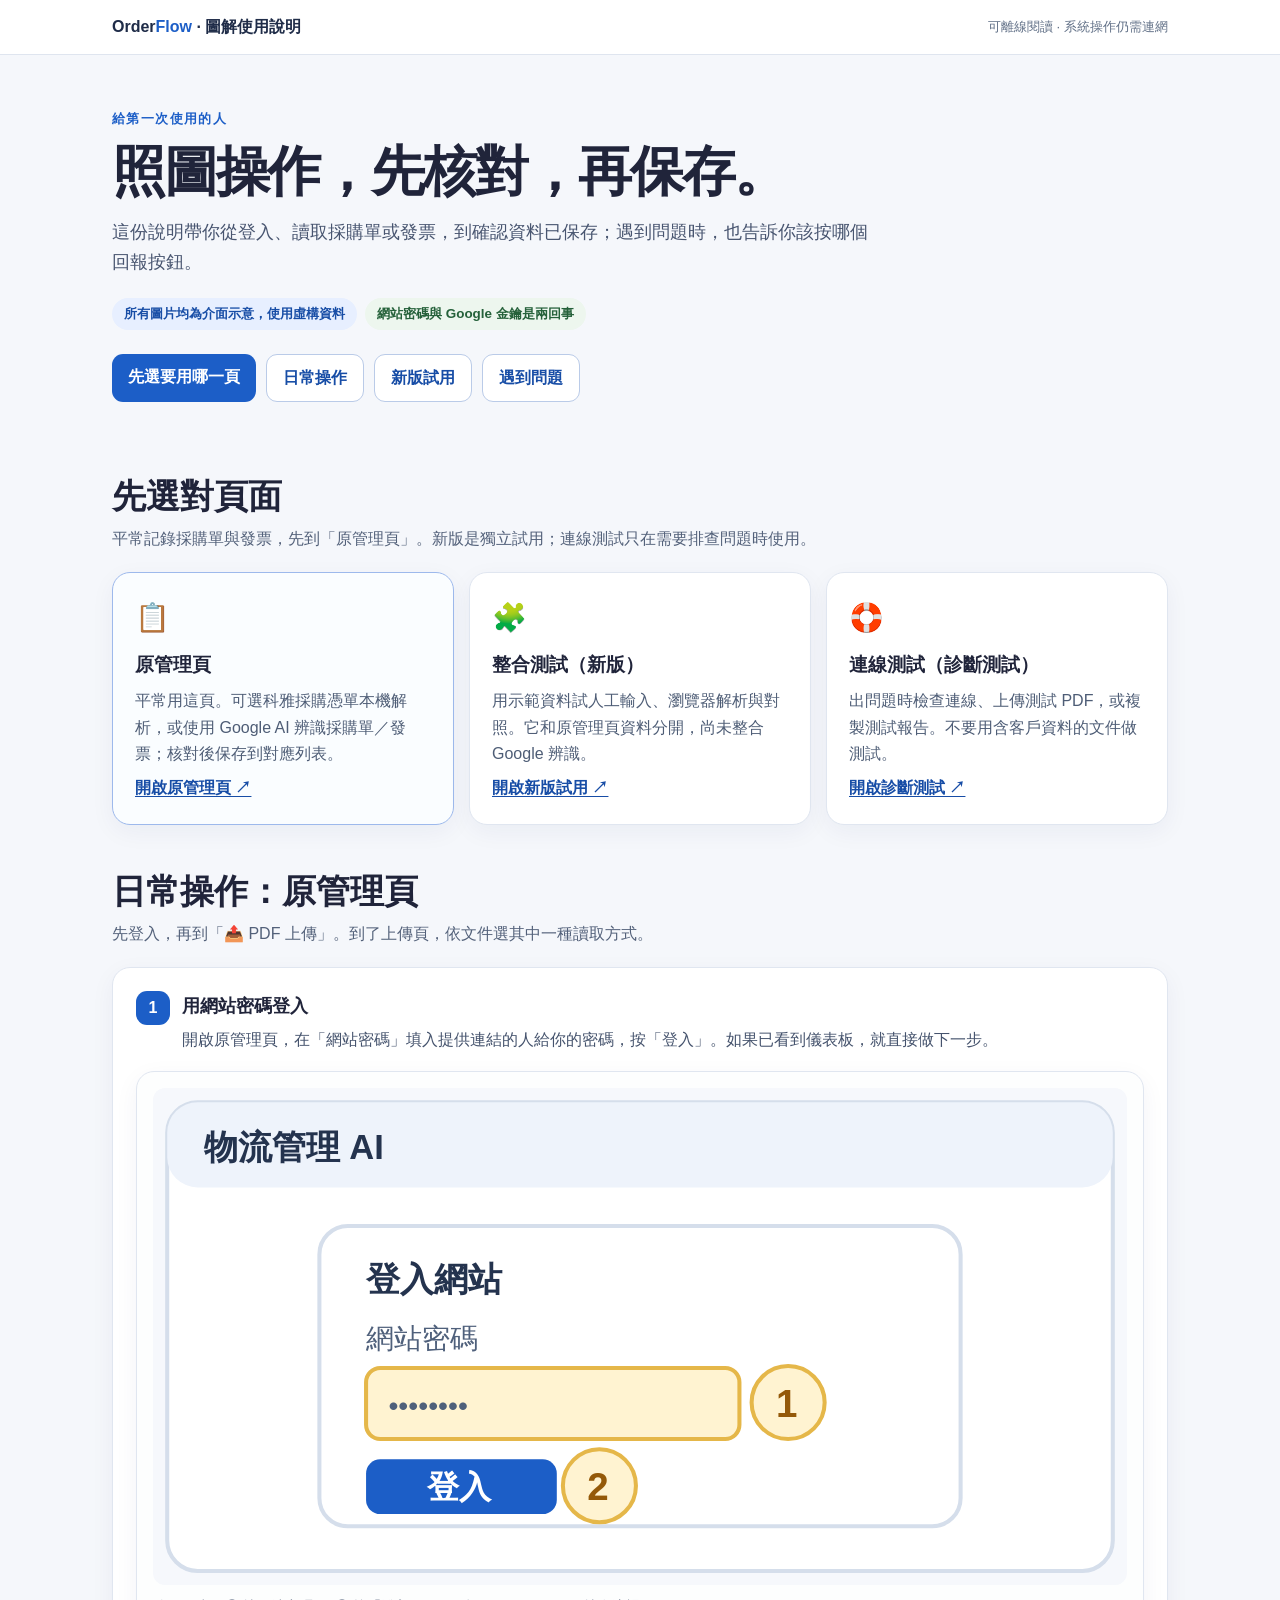
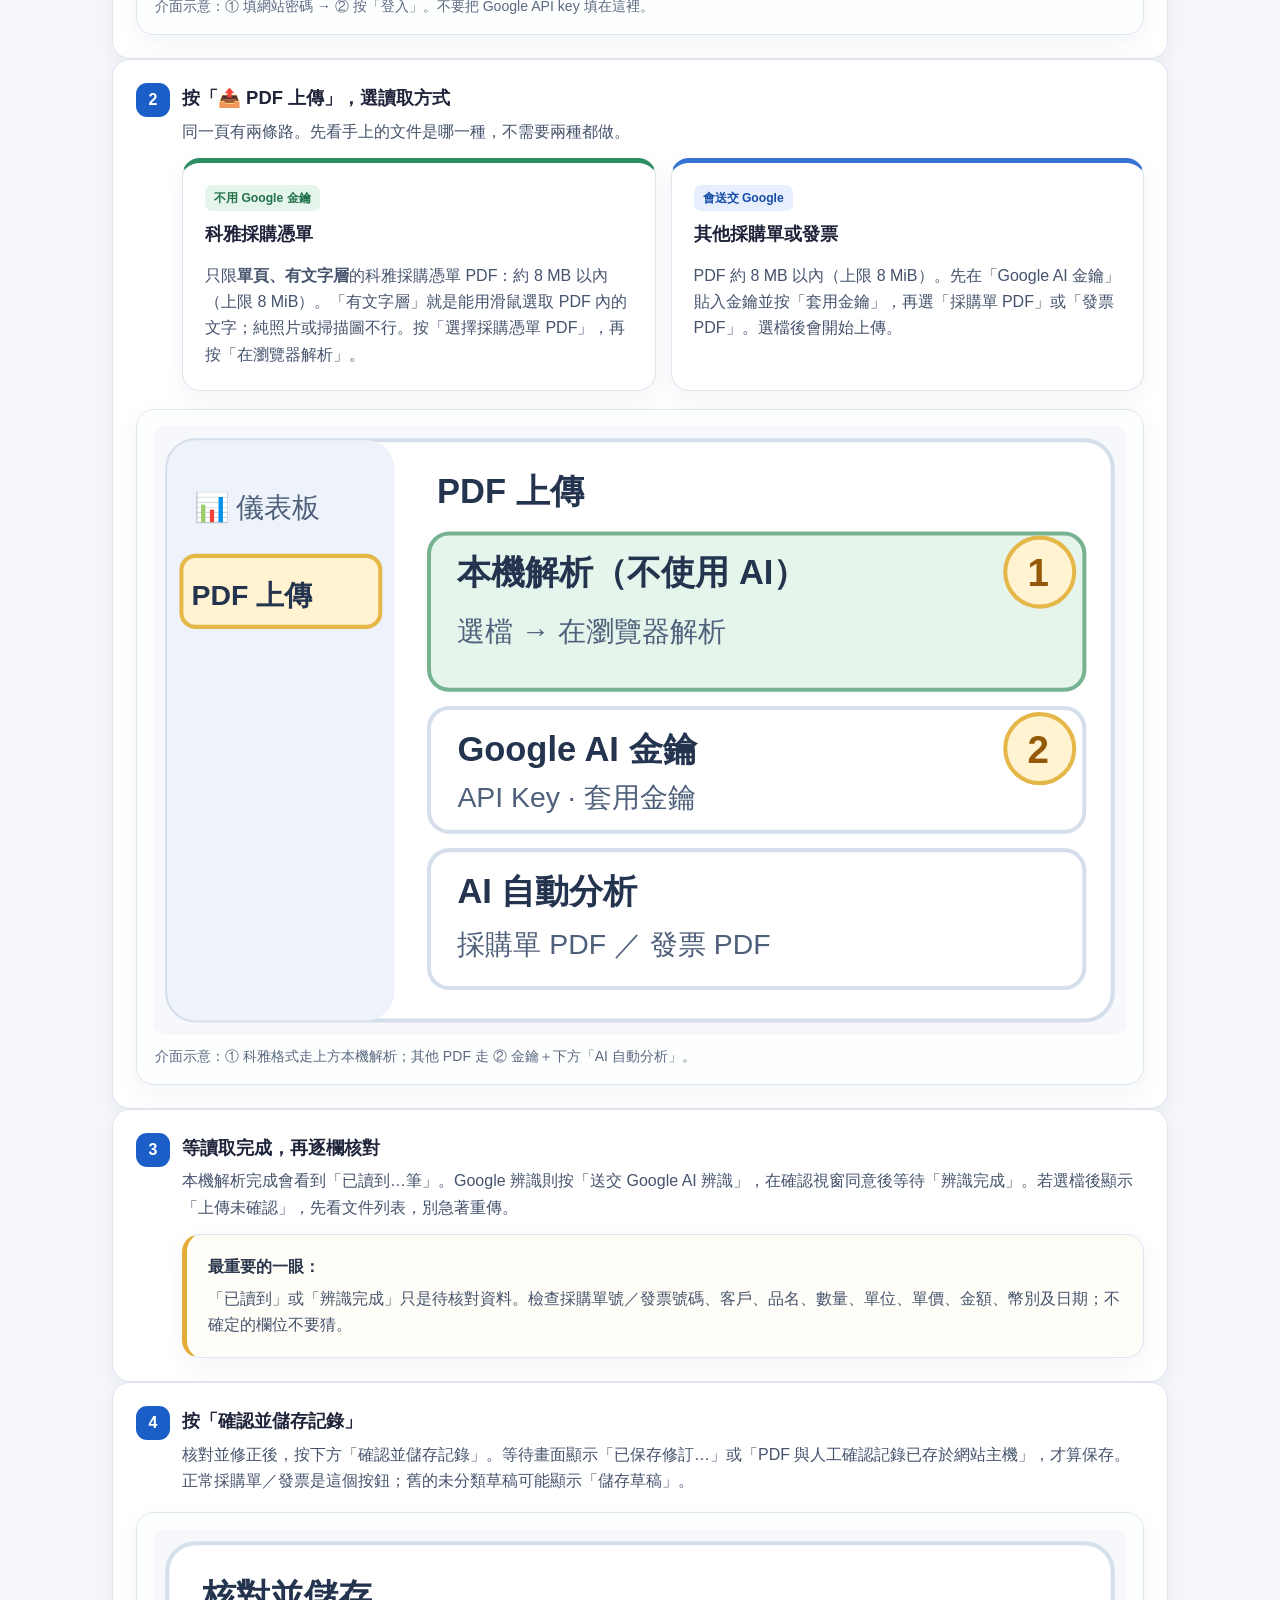
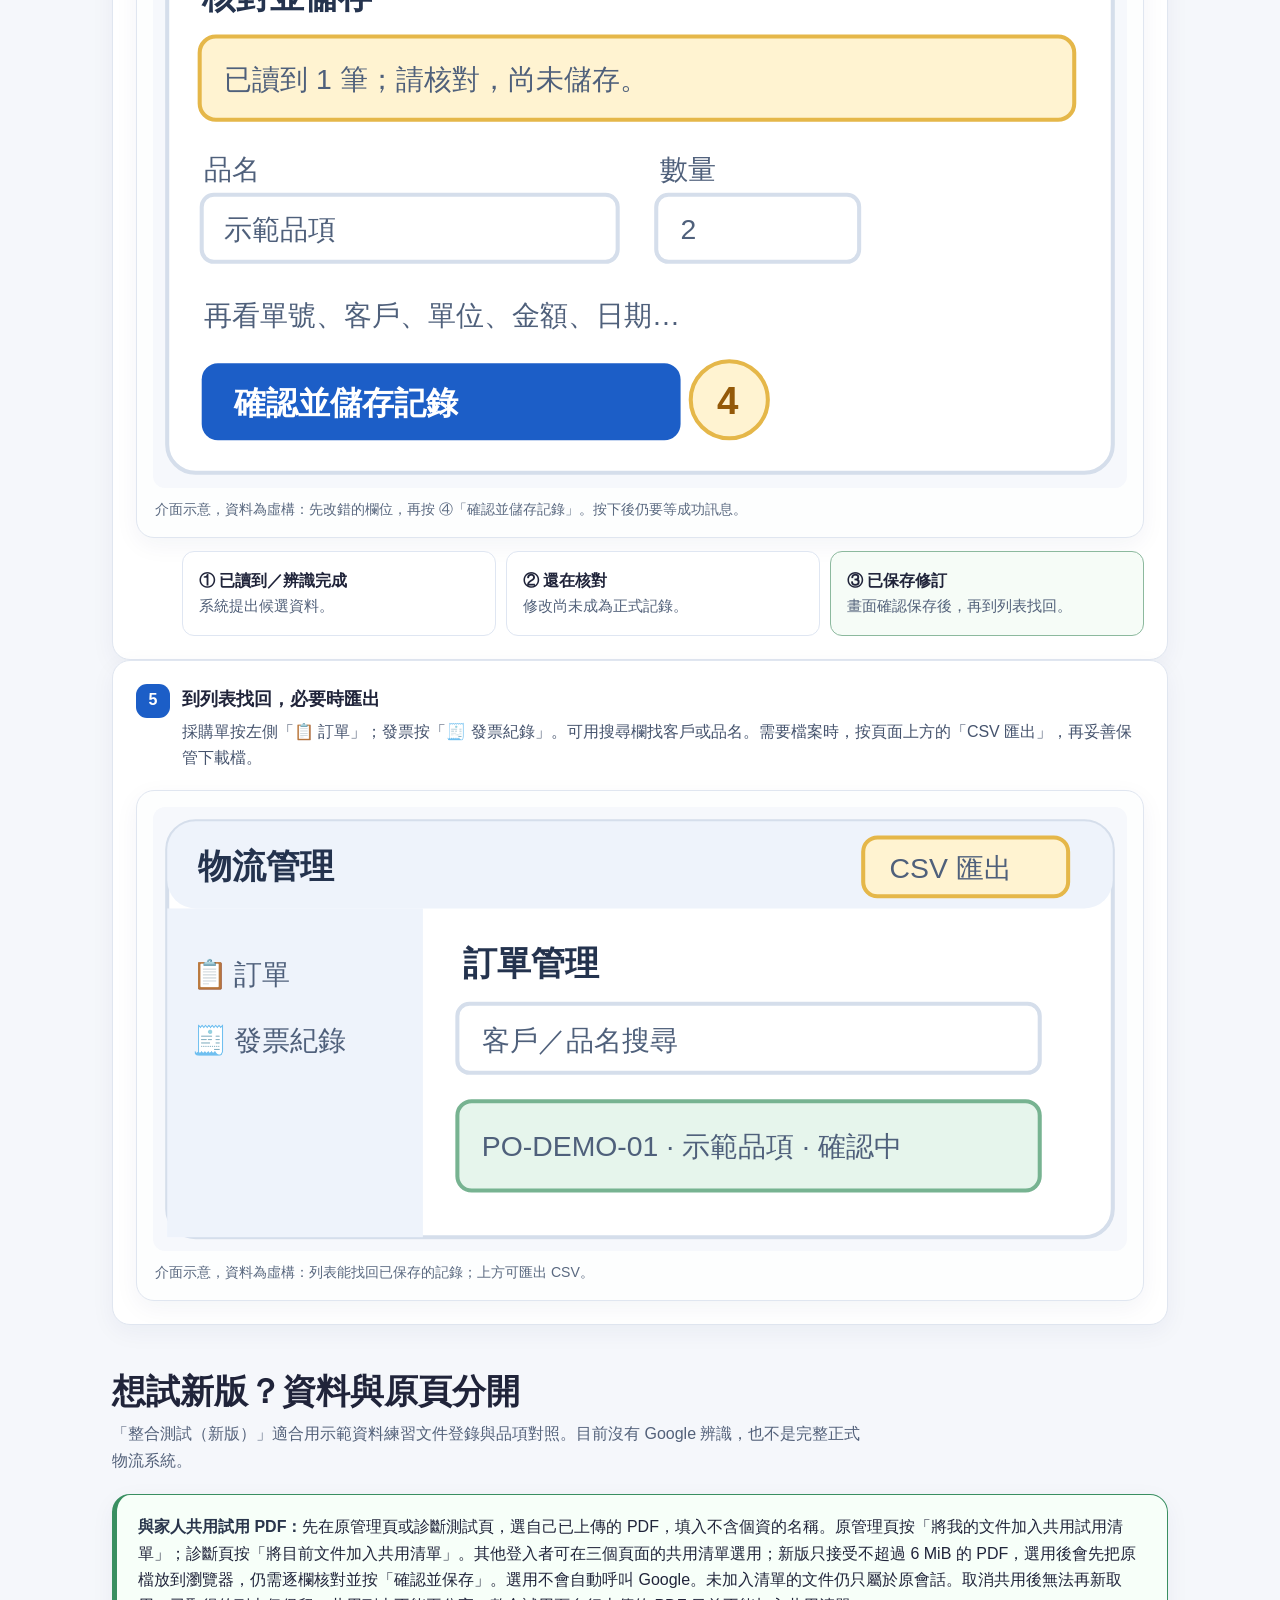
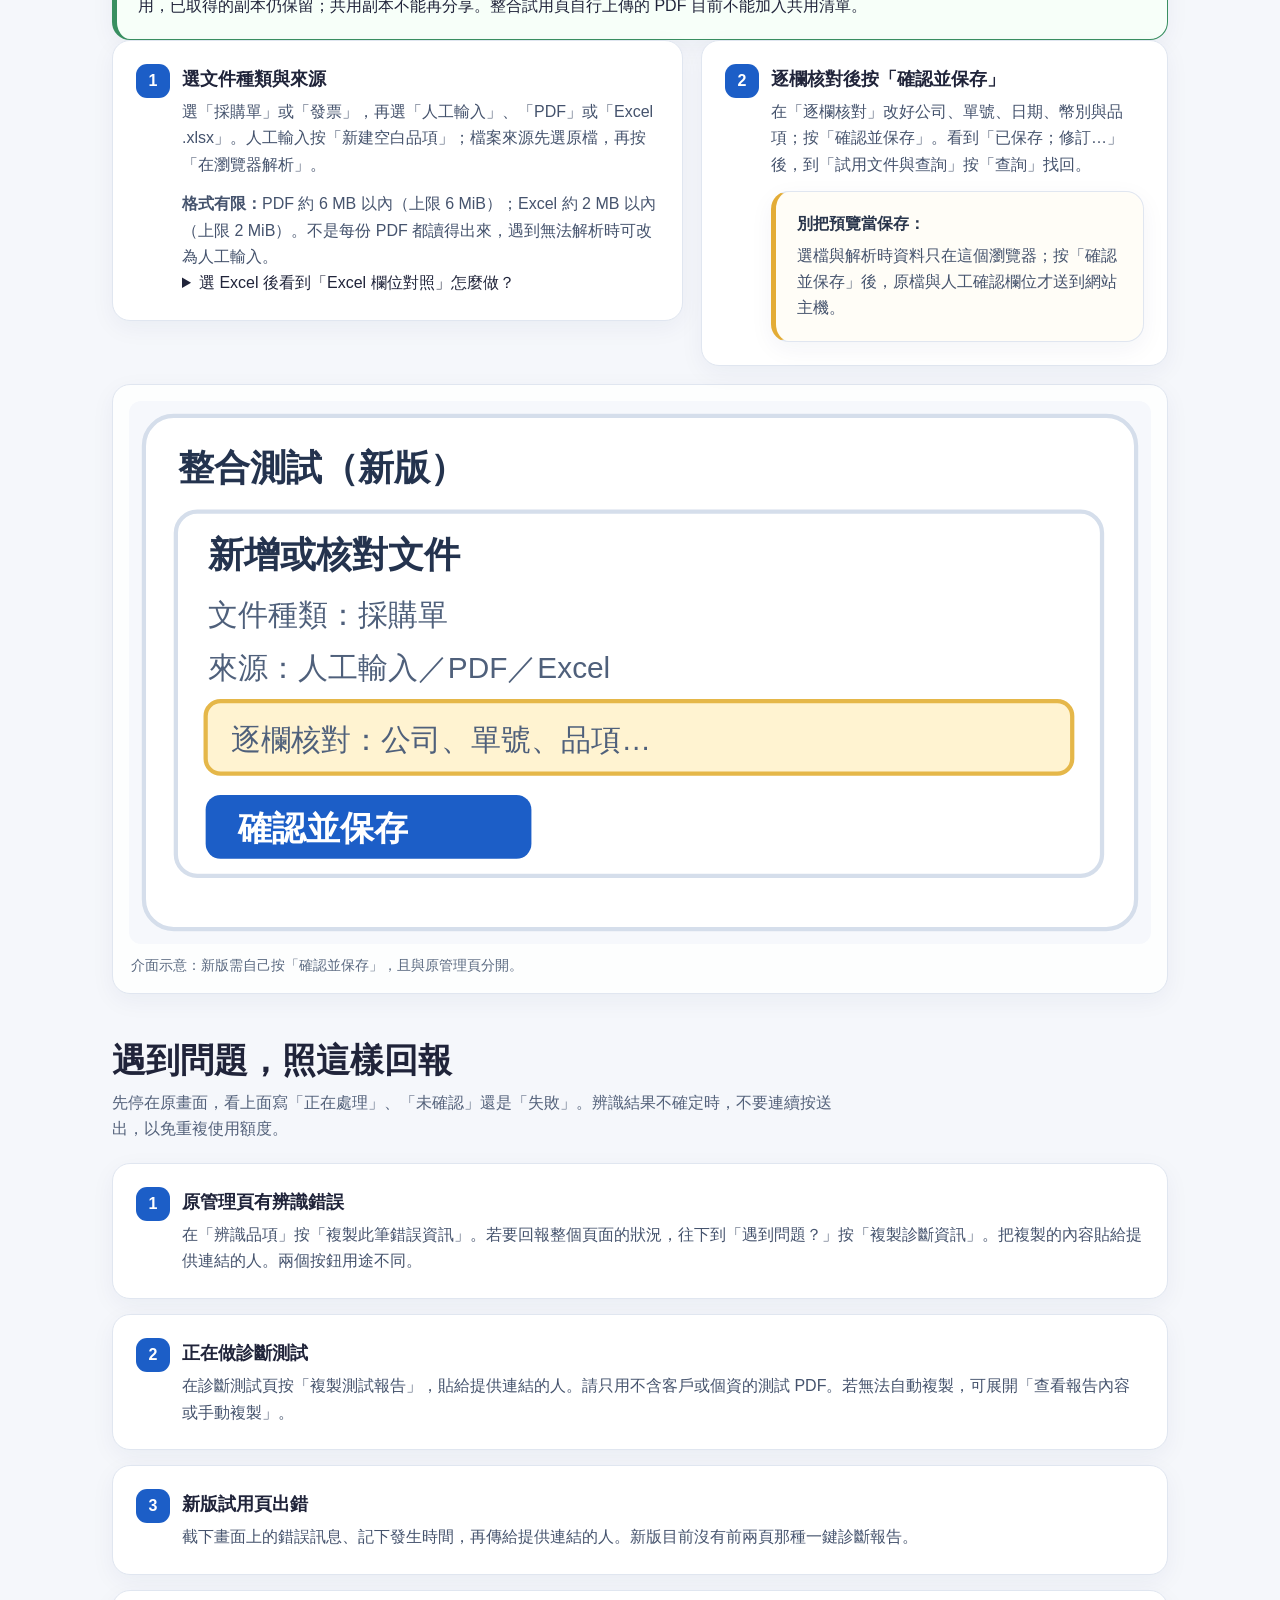
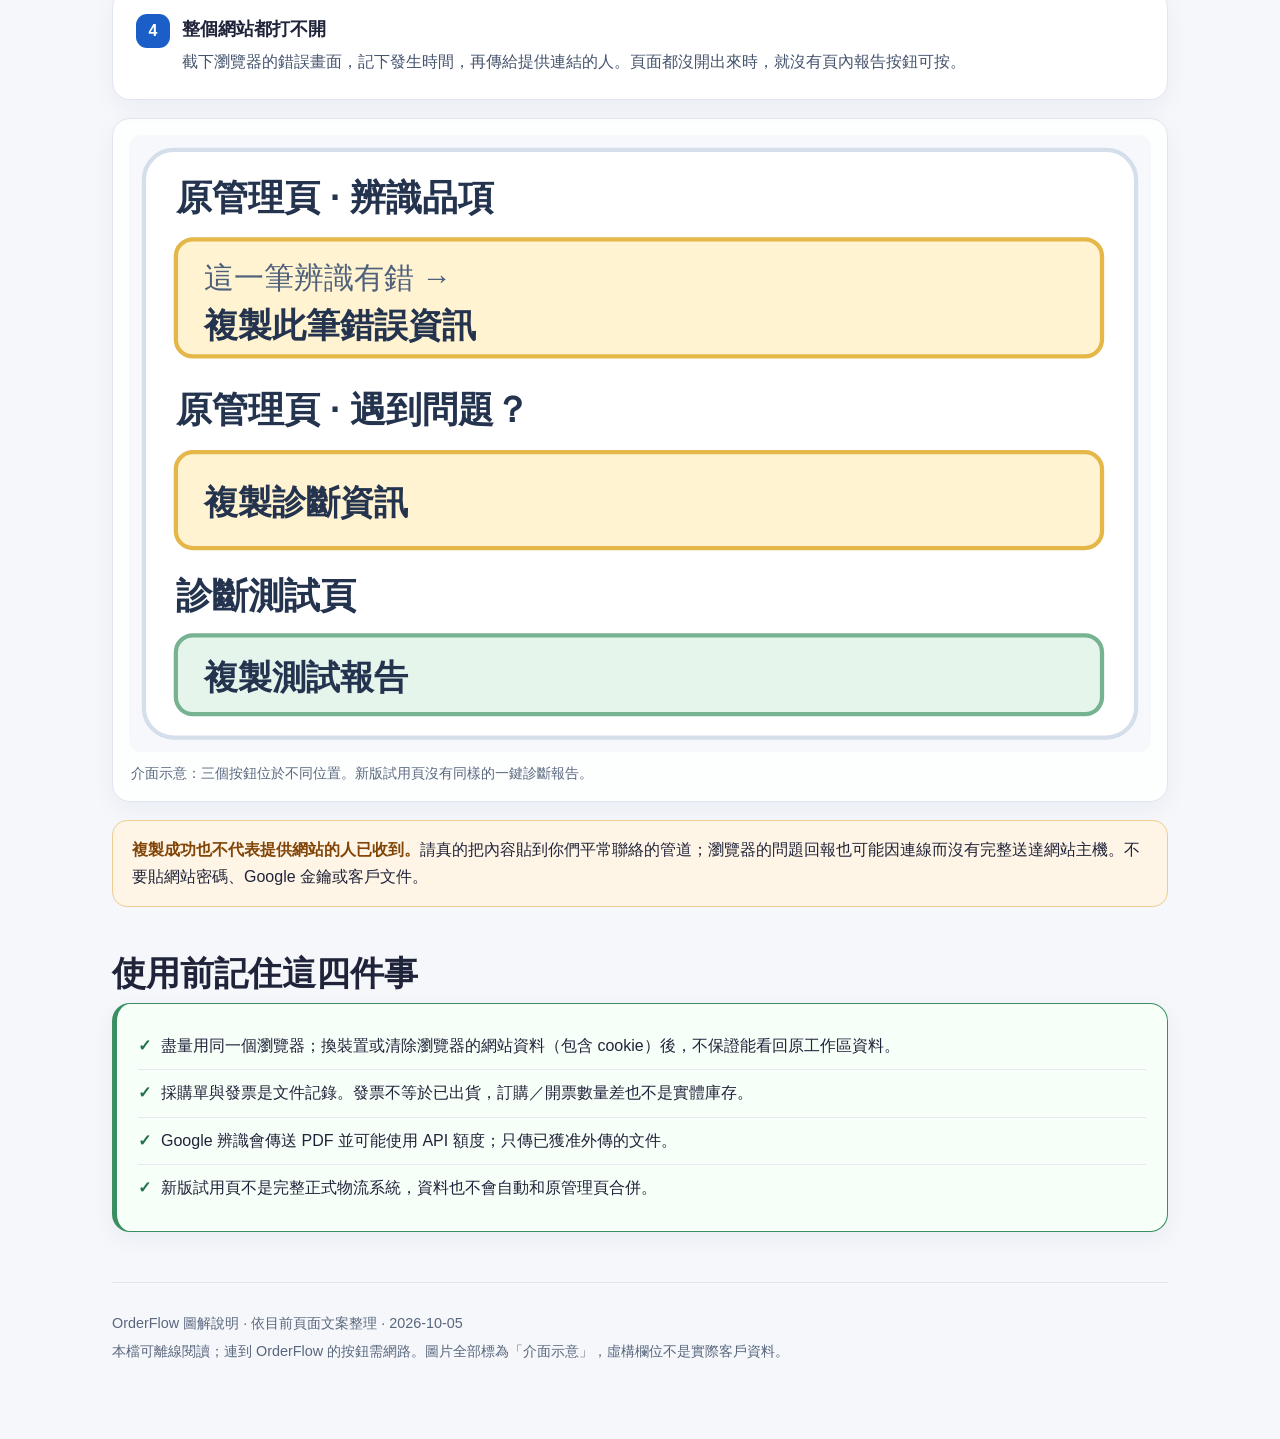
<file: docs/user-guide/index.html>
<!doctype html>
<html lang="zh-Hant">
<head>
  <meta charset="utf-8">
  <meta name="viewport" content="width=device-width, initial-scale=1">
  <meta name="color-scheme" content="light">
  <title>OrderFlow 圖解使用說明</title>
  <style>
    :root{font-family:-apple-system,BlinkMacSystemFont,"Segoe UI","Microsoft JhengHei",sans-serif;color:#20243a;background:#f5f7fb;line-height:1.65}
    *{box-sizing:border-box}html{scroll-behavior:smooth}body{margin:0}a{color:#174da6;text-underline-offset:3px}a:focus-visible{outline:3px solid #e9ad30;outline-offset:3px;border-radius:3px}
    .top{background:#fff;border-bottom:1px solid #dfe5ef}.top-inner{max-width:1100px;margin:auto;padding:14px 22px;display:flex;align-items:center;justify-content:space-between;gap:14px}.brand{font-weight:800;color:#1f2c48;text-decoration:none}.brand span{color:#1c5ec7}.top small{color:#617087}
    .wrap{max-width:1100px;margin:auto;padding:0 22px 70px}.hero{padding:54px 0 28px}.eyebrow{font-size:.79rem;font-weight:800;letter-spacing:.11em;color:#1c5ec7;text-transform:uppercase;margin:0 0 10px}.hero h1{font-size:clamp(2rem,5vw,3.4rem);line-height:1.18;margin:0 0 14px;letter-spacing:-.04em}.lead{font-size:1.12rem;color:#485570;max-width:760px;margin:0 0 20px}.pill{display:inline-block;border-radius:99px;background:#e7efff;color:#174da6;font-size:.84rem;font-weight:750;padding:5px 12px;margin:0 8px 8px 0}.pill.light{background:#edf6ee;color:#25613a}
    .jump{display:flex;flex-wrap:wrap;gap:10px;margin-top:16px}.jump a,.buttonlink{display:inline-block;background:#1c5ec7;color:#fff;text-decoration:none;border-radius:11px;padding:10px 16px;font-weight:750}.jump a.secondary,.buttonlink.secondary{background:#fff;color:#174da6;border:1px solid #bacbe8}.jump a:hover,.buttonlink:hover{filter:brightness(.94)}
    section{scroll-margin-top:22px}.section{margin-top:46px}.section h2{font-size:clamp(1.5rem,3vw,2.1rem);line-height:1.25;margin:0 0 8px}.section-intro{color:#53617a;max-width:750px;margin:0 0 20px}.cards{display:grid;grid-template-columns:repeat(3,minmax(0,1fr));gap:15px}.card,.step,.note,.figure{background:#fff;border:1px solid #e0e6f0;border-radius:18px;box-shadow:0 7px 24px rgba(25,48,89,.05)}.card{padding:22px;display:flex;flex-direction:column;gap:8px}.card .icon{font-size:1.75rem}.card h3{margin:0;font-size:1.16rem}.card p{margin:0;color:#4e5d76}.card a{margin-top:auto;font-weight:750}.card.main{border-color:#9db9ec;background:#fafdff}
    .choice{display:grid;grid-template-columns:repeat(2,minmax(0,1fr));gap:15px}.choice .card{border-top:5px solid #3673d3}.choice .card.local{border-top-color:#2c8f63}.tag{display:inline-block;font-size:.76rem;font-weight:800;padding:3px 9px;border-radius:7px;background:#e7efff;color:#174da6;align-self:flex-start}.local .tag{background:#e6f5ec;color:#217249}
    .steps{display:grid;gap:15px}.step{padding:23px}.step-head{display:flex;align-items:flex-start;gap:12px}.number{flex:0 0 34px;height:34px;display:grid;place-items:center;border-radius:11px;background:#1c5ec7;color:#fff;font-weight:800}.step h3{margin:0;font-size:1.15rem}.step p{margin:5px 0 0;color:#45536d}.step .detail{margin:13px 0 0 46px}.step ul{margin:8px 0 0;padding-left:22px}.step li{margin:4px 0}
    figure{margin:18px 0 0}.figure{padding:16px;background:#fdfefe}.figure svg{width:100%;height:auto;display:block;border-radius:12px;background:#f6f8fc}.figure figcaption{font-size:.88rem;color:#5a6980;margin:10px 2px 0}.figure svg text{font-family:-apple-system,BlinkMacSystemFont,"Segoe UI","Microsoft JhengHei",sans-serif}.figure svg .frame{fill:#fff;stroke:#d5deeb;stroke-width:2}.figure svg .soft{fill:#eef3fb}.figure svg .action{fill:#1c5ec7}.figure svg .hint{fill:#fff3d1;stroke:#e5b749;stroke-width:2}.figure svg .success{fill:#e6f5ec;stroke:#77b391;stroke-width:2}.figure svg .label{fill:#24334e;font-size:17px;font-weight:700}.figure svg .small{fill:#4f607b;font-size:14px}.figure svg .buttontext{fill:#fff;font-size:16px;font-weight:750}.figure svg .num{fill:#945909;font-size:19px;font-weight:900}
    .two{display:grid;grid-template-columns:1.1fr .9fr;gap:18px;align-items:start}.note{padding:19px 21px;border-left:5px solid #e3ac36;background:#fffdf7}.note.green{border-color:#398f61;background:#f7fff9}.note strong{color:#29354b}.note p{margin:5px 0 0}.statusflow{display:grid;grid-template-columns:repeat(3,minmax(0,1fr));gap:10px;margin:18px 0}.statusflow>div{padding:16px;border-radius:12px;background:#fff;border:1px solid #dfe6f2}.statusflow b{display:block}.statusflow span{display:block;color:#52617a;font-size:.93rem}.statusflow .done{border-color:#8cb99e;background:#f6fcf7}.micro{font-size:.88rem;color:#5b6880}.checklist{list-style:none;margin:0;padding:0}.checklist li{padding:10px 0;border-bottom:1px solid #e6ebf3}.checklist li:last-child{border:0}.checklist li:before{content:"✓";color:#217249;font-weight:900;margin-right:10px}.warning{background:#fff5e6;border:1px solid #edcd92;border-radius:15px;padding:16px 19px;margin-top:18px}.warning strong{color:#814508}.footer{border-top:1px solid #dfe5ef;margin-top:50px;padding-top:24px;color:#59677d;font-size:.9rem}.footer p{margin:5px 0}
    @media(max-width:760px){.top-inner{padding:12px 16px}.wrap{padding:0 16px 55px}.hero{padding:34px 0 18px}.cards,.choice,.two{grid-template-columns:1fr}.card,.step{padding:19px}.section{margin-top:38px}.statusflow{grid-template-columns:1fr}.step .detail{margin-left:0}.jump a{flex:1 1 auto;text-align:center}.figure{padding:8px;overflow-x:auto}.figure:before{content:"圖可左右滑動看完整內容";display:block;color:#5a6980;font-size:.82rem;padding:2px 6px 8px}.figure svg{width:440px;max-width:none}.figure figcaption{padding:0 6px}}
    @media print{html{scroll-behavior:auto}body{background:#fff}.top,.jump,.buttonlink{display:none}.wrap{max-width:none;padding:0}.card,.step,.figure,.note{box-shadow:none;break-inside:avoid}.section{break-before:auto}.footer{margin-top:20px}}
  </style>
</head>
<body>
  <header class="top"><div class="top-inner"><a class="brand" href="#top">Order<span>Flow</span> · 圖解使用說明</a><small>可離線閱讀 · 系統操作仍需連網</small></div></header>
  <main id="top" class="wrap">
    <div class="hero">
      <p class="eyebrow">給第一次使用的人</p>
      <h1>照圖操作，先核對，再保存。</h1>
      <p class="lead">這份說明帶你從登入、讀取採購單或發票，到確認資料已保存；遇到問題時，也告訴你該按哪個回報按鈕。</p>
      <span class="pill">所有圖片均為介面示意，使用虛構資料</span><span class="pill light">網站密碼與 Google 金鑰是兩回事</span>
      <nav class="jump" aria-label="本頁目錄"><a href="#start">先選要用哪一頁</a><a class="secondary" href="#daily">日常操作</a><a class="secondary" href="#new">新版試用</a><a class="secondary" href="#help">遇到問題</a></nav>
    </div>

    <section id="start" class="section" aria-labelledby="start-title">
      <h2 id="start-title">先選對頁面</h2>
      <p class="section-intro">平常記錄採購單與發票，先到「原管理頁」。新版是獨立試用；連線測試只在需要排查問題時使用。</p>
      <div class="cards">
        <article class="card main"><div class="icon" aria-hidden="true">📋</div><h3>原管理頁</h3><p>平常用這頁。可選科雅採購憑單本機解析，或使用 Google AI 辨識採購單／發票；核對後保存到對應列表。</p><a href="https://momonong.me/orderflow/">開啟原管理頁 ↗</a></article>
        <article class="card"><div class="icon" aria-hidden="true">🧩</div><h3>整合測試（新版）</h3><p>用示範資料試人工輸入、瀏覽器解析與對照。它和原管理頁資料分開，尚未整合 Google 辨識。</p><a href="https://momonong.me/orderflow/integration/">開啟新版試用 ↗</a></article>
        <article class="card"><div class="icon" aria-hidden="true">🛟</div><h3>連線測試（診斷測試）</h3><p>出問題時檢查連線、上傳測試 PDF，或複製測試報告。不要用含客戶資料的文件做測試。</p><a href="https://momonong.me/orderflow/test/">開啟診斷測試 ↗</a></article>
      </div>
    </section>

    <section id="daily" class="section" aria-labelledby="daily-title">
      <h2 id="daily-title">日常操作：原管理頁</h2>
      <p class="section-intro">先登入，再到「📤 PDF 上傳」。到了上傳頁，依文件選其中一種讀取方式。</p>
      <div class="step"><div class="step-head"><span class="number">1</span><div><h3>用網站密碼登入</h3><p>開啟原管理頁，在「網站密碼」填入提供連結的人給你的密碼，按「登入」。如果已看到儀表板，就直接做下一步。</p></div></div>
        <figure class="figure"><svg viewBox="0 0 480 245" role="img" aria-labelledby="login-fig-title"><title id="login-fig-title">示意：網站登入畫面，網站密碼欄位與登入按鈕分別標為一、二</title><rect class="frame" x="7" y="7" width="466" height="231" rx="15"/><rect class="soft" x="7" y="7" width="466" height="42" rx="15"/><text class="label" x="25" y="35">物流管理  AI</text><rect class="frame" x="82" y="68" width="316" height="148" rx="14"/><text class="label" x="105" y="100">登入網站</text><text class="small" x="105" y="128">網站密碼</text><rect class="hint" x="105" y="138" width="184" height="35" rx="7"/><text class="small" x="116" y="161">••••••••</text><circle class="hint" cx="313" cy="155" r="18"/><text class="num" x="307" y="162">1</text><rect class="action" x="105" y="183" width="94" height="27" rx="7"/><text class="buttontext" x="135" y="202">登入</text><circle class="hint" cx="220" cy="196" r="18"/><text class="num" x="214" y="203">2</text></svg><figcaption>介面示意：① 填網站密碼 → ② 按「登入」。不要把 Google API key 填在這裡。</figcaption></figure>
      </div>
      <div class="step"><div class="step-head"><span class="number">2</span><div><h3>按「📤 PDF 上傳」，選讀取方式</h3><p>同一頁有兩條路。先看手上的文件是哪一種，不需要兩種都做。</p></div></div>
        <div class="detail choice">
          <div class="card local"><span class="tag">不用 Google 金鑰</span><h3>科雅採購憑單</h3><p>只限<strong>單頁、有文字層</strong>的科雅採購憑單 PDF：約 8 MB 以內（上限 8 MiB）。「有文字層」就是能用滑鼠選取 PDF 內的文字；純照片或掃描圖不行。按「選擇採購憑單 PDF」，再按「在瀏覽器解析」。</p></div>
          <div class="card"><span class="tag">會送交 Google</span><h3>其他採購單或發票</h3><p>PDF 約 8 MB 以內（上限 8 MiB）。先在「Google AI 金鑰」貼入金鑰並按「套用金鑰」，再選「採購單 PDF」或「發票 PDF」。選檔後會開始上傳。</p></div>
        </div>
        <figure class="figure"><svg viewBox="0 0 480 300" role="img" aria-labelledby="choice-fig-title"><title id="choice-fig-title">示意：原管理頁 PDF 上傳頁的本機解析、Google 金鑰與 AI 自動分析位置</title><rect class="frame" x="7" y="7" width="466" height="286" rx="14"/><rect class="soft" x="7" y="7" width="112" height="286" rx="14"/><text class="small" x="20" y="45">📊 儀表板</text><rect class="hint" x="14" y="64" width="98" height="35" rx="7"/><text class="label" x="19" y="88" style="font-size:14px">PDF 上傳</text><text class="label" x="140" y="38">PDF 上傳</text><rect class="success" x="136" y="53" width="323" height="77" rx="10"/><text class="label" x="150" y="78">本機解析（不使用 AI）</text><text class="small" x="150" y="106">選檔 → 在瀏覽器解析</text><circle class="hint" cx="437" cy="72" r="17"/><text class="num" x="431" y="79">1</text><rect class="frame" x="136" y="139" width="323" height="61" rx="10"/><text class="label" x="150" y="165">Google AI 金鑰</text><text class="small" x="150" y="188">API Key · 套用金鑰</text><circle class="hint" cx="437" cy="159" r="17"/><text class="num" x="431" y="166">2</text><rect class="frame" x="136" y="209" width="323" height="68" rx="10"/><text class="label" x="150" y="235">AI 自動分析</text><text class="small" x="150" y="260">採購單 PDF ／ 發票 PDF</text></svg><figcaption>介面示意：① 科雅格式走上方本機解析；其他 PDF 走 ② 金鑰＋下方「AI 自動分析」。</figcaption></figure>
      </div>
      <div class="step"><div class="step-head"><span class="number">3</span><div><h3>等讀取完成，再逐欄核對</h3><p>本機解析完成會看到「已讀到…筆」。Google 辨識則按「送交 Google AI 辨識」，在確認視窗同意後等待「辨識完成」。若選檔後顯示「上傳未確認」，先看文件列表，別急著重傳。</p></div></div>
        <div class="detail note"><strong>最重要的一眼：</strong><p>「已讀到」或「辨識完成」只是待核對資料。檢查採購單號／發票號碼、客戶、品名、數量、單位、單價、金額、幣別及日期；不確定的欄位不要猜。</p></div>
      </div>
      <div class="step"><div class="step-head"><span class="number">4</span><div><h3>按「確認並儲存記錄」</h3><p>核對並修正後，按下方「確認並儲存記錄」。等待畫面顯示「已保存修訂…」或「PDF 與人工確認記錄已存於網站主機」，才算保存。正常採購單／發票是這個按鈕；舊的未分類草稿可能顯示「儲存草稿」。</p></div></div>
        <figure class="figure"><svg viewBox="0 0 480 275" role="img" aria-labelledby="save-fig-title"><title id="save-fig-title">示意：核對並儲存區域，先檢查品項欄位再按確認並儲存記錄</title><rect class="frame" x="7" y="7" width="466" height="261" rx="14"/><text class="label" x="24" y="39">核對並儲存</text><rect class="hint" x="23" y="53" width="431" height="41" rx="8"/><text class="small" x="35" y="79">已讀到 1 筆；請核對，尚未儲存。</text><text class="small" x="25" y="123">品名</text><rect class="frame" x="24" y="131" width="205" height="33" rx="6"/><text class="small" x="35" y="153">示範品項</text><text class="small" x="250" y="123">數量</text><rect class="frame" x="248" y="131" width="100" height="33" rx="6"/><text class="small" x="260" y="153">2</text><text class="small" x="25" y="195">再看單號、客戶、單位、金額、日期…</text><rect class="action" x="24" y="214" width="236" height="38" rx="8"/><text class="buttontext" x="40" y="239">確認並儲存記錄</text><circle class="hint" cx="284" cy="232" r="19"/><text class="num" x="278" y="239">4</text></svg><figcaption>介面示意，資料為虛構：先改錯的欄位，再按 ④「確認並儲存記錄」。按下後仍要等成功訊息。</figcaption></figure>
        <div class="detail statusflow" aria-label="讀取、核對與保存的差別"><div><b>① 已讀到／辨識完成</b><span>系統提出候選資料。</span></div><div><b>② 還在核對</b><span>修改尚未成為正式記錄。</span></div><div class="done"><b>③ 已保存修訂</b><span>畫面確認保存後，再到列表找回。</span></div></div>
      </div>
      <div class="step"><div class="step-head"><span class="number">5</span><div><h3>到列表找回，必要時匯出</h3><p>採購單按左側「📋 訂單」；發票按「🧾 發票紀錄」。可用搜尋欄找客戶或品名。需要檔案時，按頁面上方的「CSV 匯出」，再妥善保管下載檔。</p></div></div>
        <figure class="figure"><svg viewBox="0 0 480 219" role="img" aria-labelledby="list-fig-title"><title id="list-fig-title">示意：原管理頁訂單與發票列表，以及上方 CSV 匯出按鈕</title><rect class="frame" x="7" y="7" width="466" height="205" rx="14"/><rect class="soft" x="7" y="7" width="466" height="43" rx="14"/><text class="label" x="22" y="35">物流管理</text><rect class="hint" x="350" y="15" width="101" height="29" rx="7"/><text class="small" x="363" y="35">CSV 匯出</text><rect class="soft" x="7" y="50" width="126" height="162"/><text class="small" x="19" y="87">📋 訂單</text><text class="small" x="19" y="120">🧾 發票紀錄</text><text class="label" x="153" y="83">訂單管理</text><rect class="frame" x="150" y="97" width="287" height="34" rx="6"/><text class="small" x="162" y="120">客戶／品名搜尋</text><rect class="success" x="150" y="145" width="287" height="44" rx="7"/><text class="small" x="162" y="172">PO-DEMO-01 · 示範品項 · 確認中</text></svg><figcaption>介面示意，資料為虛構：列表能找回已保存的記錄；上方可匯出 CSV。</figcaption></figure>
      </div>
    </section>

    <section id="new" class="section" aria-labelledby="new-title">
      <h2 id="new-title">想試新版？資料與原頁分開</h2>
      <p class="section-intro">「整合測試（新版）」適合用示範資料練習文件登錄與品項對照。目前沒有 Google 辨識，也不是完整正式物流系統。</p>
      <div class="note green"><strong>與家人共用試用 PDF：</strong>先在原管理頁或診斷測試頁，選自己已上傳的 PDF，填入不含個資的名稱。原管理頁按「將我的文件加入共用試用清單」；診斷頁按「將目前文件加入共用清單」。其他登入者可在三個頁面的共用清單選用；新版只接受不超過 6 MiB 的 PDF，選用後會先把原檔放到瀏覽器，仍需逐欄核對並按「確認並保存」。選用不會自動呼叫 Google。未加入清單的文件仍只屬於原會話。取消共用後無法再新取用，已取得的副本仍保留；共用副本不能再分享。整合試用頁自行上傳的 PDF 目前不能加入共用清單。</div>
      <div class="two"><div class="step"><div class="step-head"><span class="number">1</span><div><h3>選文件種類與來源</h3><p>選「採購單」或「發票」，再選「人工輸入」、「PDF」或「Excel .xlsx」。人工輸入按「新建空白品項」；檔案來源先選原檔，再按「在瀏覽器解析」。</p></div></div><div class="detail"><p><strong>格式有限：</strong>PDF 約 6 MB 以內（上限 6 MiB）；Excel 約 2 MB 以內（上限 2 MiB）。不是每份 PDF 都讀得出來，遇到無法解析時可改為人工輸入。</p><details><summary>選 Excel 後看到「Excel 欄位對照」怎麼做？</summary><p>把公司、單號、品名、數量等欄位選對，再按「預覽對照結果」；看過預覽後，仍要逐欄核對並保存。</p></details></div></div><div class="step"><div class="step-head"><span class="number">2</span><div><h3>逐欄核對後按「確認並保存」</h3><p>在「逐欄核對」改好公司、單號、日期、幣別與品項；按「確認並保存」。看到「已保存；修訂…」後，到「試用文件與查詢」按「查詢」找回。</p></div></div><div class="detail note"><strong>別把預覽當保存：</strong><p>選檔與解析時資料只在這個瀏覽器；按「確認並保存」後，原檔與人工確認欄位才送到網站主機。</p></div></div></div>
      <figure class="figure"><svg viewBox="0 0 480 255" role="img" aria-labelledby="trial-fig-title"><title id="trial-fig-title">示意：新版試用頁的文件種類、來源、逐欄核對與確認並保存</title><rect class="frame" x="7" y="7" width="466" height="241" rx="14"/><text class="label" x="23" y="37">整合測試（新版）</text><rect class="frame" x="22" y="52" width="435" height="171" rx="10"/><text class="label" x="37" y="78">新增或核對文件</text><text class="small" x="37" y="105">文件種類：採購單</text><text class="small" x="37" y="130">來源：人工輸入／PDF／Excel</text><rect class="hint" x="36" y="141" width="407" height="34" rx="7"/><text class="small" x="48" y="164">逐欄核對：公司、單號、品項…</text><rect class="action" x="36" y="185" width="153" height="30" rx="7"/><text class="buttontext" x="51" y="206">確認並保存</text></svg><figcaption>介面示意：新版需自己按「確認並保存」，且與原管理頁分開。</figcaption></figure>
    </section>

    <section id="help" class="section" aria-labelledby="help-title">
      <h2 id="help-title">遇到問題，照這樣回報</h2>
      <p class="section-intro">先停在原畫面，看上面寫「正在處理」、「未確認」還是「失敗」。辨識結果不確定時，不要連續按送出，以免重複使用額度。</p>
      <div class="steps">
        <div class="step"><div class="step-head"><span class="number">1</span><div><h3>原管理頁有辨識錯誤</h3><p>在「辨識品項」按「複製此筆錯誤資訊」。若要回報整個頁面的狀況，往下到「遇到問題？」按「複製診斷資訊」。把複製的內容貼給提供連結的人。兩個按鈕用途不同。</p></div></div></div>
        <div class="step"><div class="step-head"><span class="number">2</span><div><h3>正在做診斷測試</h3><p>在診斷測試頁按「複製測試報告」，貼給提供連結的人。請只用不含客戶或個資的測試 PDF。若無法自動複製，可展開「查看報告內容或手動複製」。</p></div></div></div>
        <div class="step"><div class="step-head"><span class="number">3</span><div><h3>新版試用頁出錯</h3><p>截下畫面上的錯誤訊息、記下發生時間，再傳給提供連結的人。新版目前沒有前兩頁那種一鍵診斷報告。</p></div></div></div>
        <div class="step"><div class="step-head"><span class="number">4</span><div><h3>整個網站都打不開</h3><p>截下瀏覽器的錯誤畫面，記下發生時間，再傳給提供連結的人。頁面都沒開出來時，就沒有頁內報告按鈕可按。</p></div></div></div>
      </div>
      <figure class="figure"><svg viewBox="0 0 480 290" role="img" aria-labelledby="help-fig-title"><title id="help-fig-title">示意：原管理頁有兩種複製按鈕，診斷測試頁有複製測試報告按鈕</title><rect class="frame" x="7" y="7" width="466" height="276" rx="14"/><text class="label" x="22" y="35">原管理頁 · 辨識品項</text><rect class="hint" x="22" y="49" width="435" height="55" rx="8"/><text class="small" x="35" y="72">這一筆辨識有錯 →</text><text class="label" x="35" y="95" style="font-size:16px">複製此筆錯誤資訊</text><text class="label" x="22" y="135">原管理頁 · 遇到問題？</text><rect class="hint" x="22" y="149" width="435" height="45" rx="8"/><text class="label" x="35" y="178" style="font-size:16px">複製診斷資訊</text><text class="label" x="22" y="222">診斷測試頁</text><rect class="success" x="22" y="235" width="435" height="37" rx="8"/><text class="label" x="35" y="260" style="font-size:16px">複製測試報告</text></svg><figcaption>介面示意：三個按鈕位於不同位置。新版試用頁沒有同樣的一鍵診斷報告。</figcaption></figure>
      <div class="warning"><strong>複製成功也不代表提供網站的人已收到。</strong>請真的把內容貼到你們平常聯絡的管道；瀏覽器的問題回報也可能因連線而沒有完整送達網站主機。不要貼網站密碼、Google 金鑰或客戶文件。</div>
    </section>

    <section class="section" aria-labelledby="remember-title"><h2 id="remember-title">使用前記住這四件事</h2><div class="note green"><ul class="checklist"><li>盡量用同一個瀏覽器；換裝置或清除瀏覽器的網站資料（包含 cookie）後，不保證能看回原工作區資料。</li><li>採購單與發票是文件記錄。發票不等於已出貨，訂購／開票數量差也不是實體庫存。</li><li>Google 辨識會傳送 PDF 並可能使用 API 額度；只傳已獲准外傳的文件。</li><li>新版試用頁不是完整正式物流系統，資料也不會自動和原管理頁合併。</li></ul></div></section>
    <footer class="footer"><p>OrderFlow 圖解說明 · 依目前頁面文案整理 · 2026-10-05</p><p>本檔可離線閱讀；連到 OrderFlow 的按鈕需網路。圖片全部標為「介面示意」，虛構欄位不是實際客戶資料。</p></footer>
  </main>
</body>
</html>
</file>
